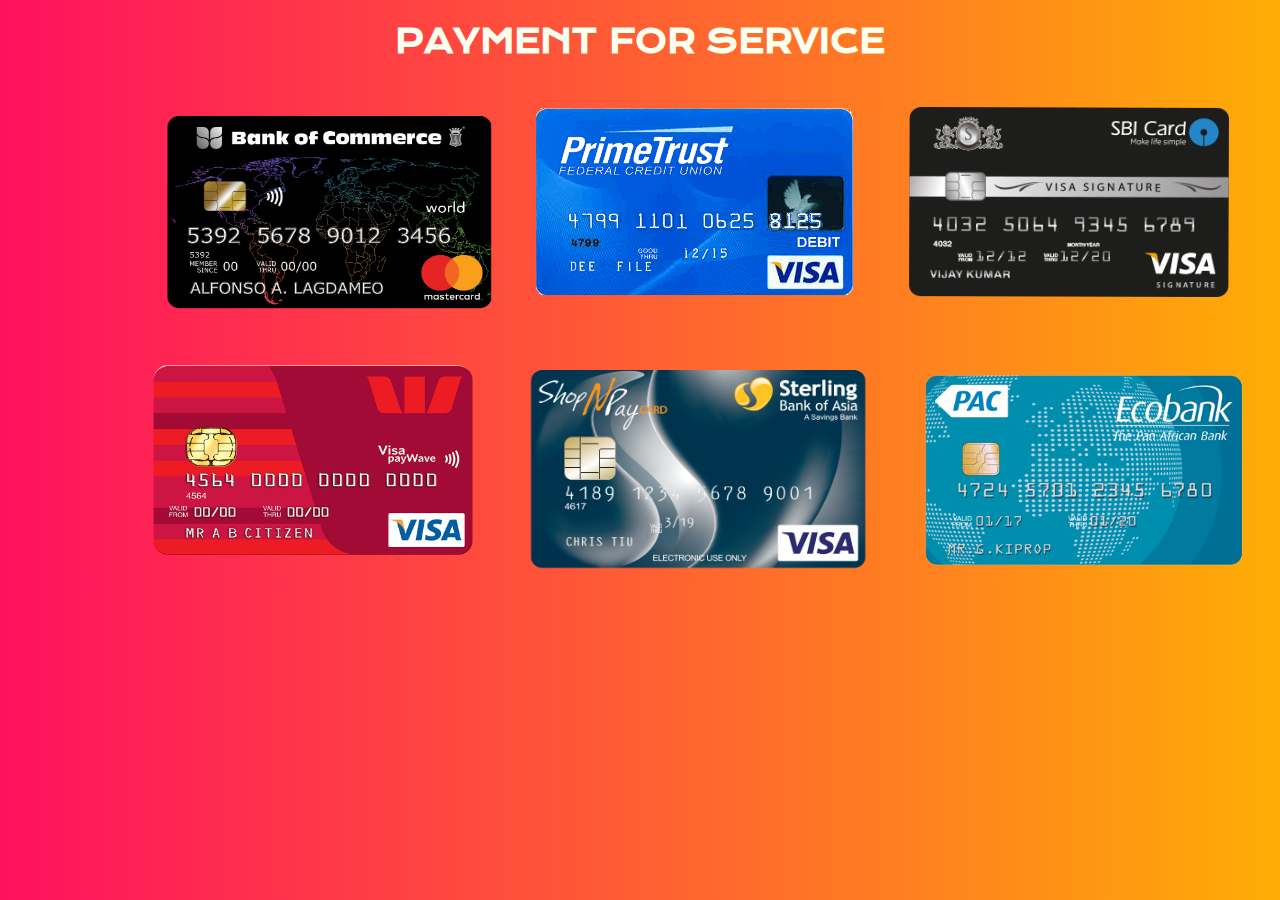
<file: card.html>
<!DOCTYPE html>
<html lang="en">
<head>
   <meta charset="UTF-8">
   <meta name="viewport" content="width=device-width, initial-scale=1.0">
   <title>Service Payment</title>
   <link rel="stylesheet" href="card.css">
   <link href="https://fonts.googleapis.com/css2?family=Krona+One&display=swap" rel="stylesheet">
</head>
<body>
   <h1>Payment for service</h1>
   <table>
      <tr>
         <td><a href="payment.html"
            target="_blank"><img src="picture/bot.png" class="robi-vipe" alt=""></a></td>
        <td><a href="payment.html"
         target="_blank"><img src="picture/card.png"  class="ddd-fff"  alt=""></a></td>
         <td><a href="payment.html"
            target="_blank"><img src="picture/sub.png" alt=""></a></td>
      </tr>
   </table>
   <br>
   <table>
      <tr>
         <td><a href="payment.html"
            target="_blank"><img src="picture/cards.png"   class="ftjl"      alt=""></a></td>
         <td><a href="payment.html"
            target="_blank"><img src="picture/atm.png" class="robi-vip" alt=""></a></td>
         <td><a href="payment.html"
            target="_blank"><img src="picture/twww.png"  class="robi-vipp"   alt=""></a></td>
      </tr>
   </table>
</body>
</html>
</file>
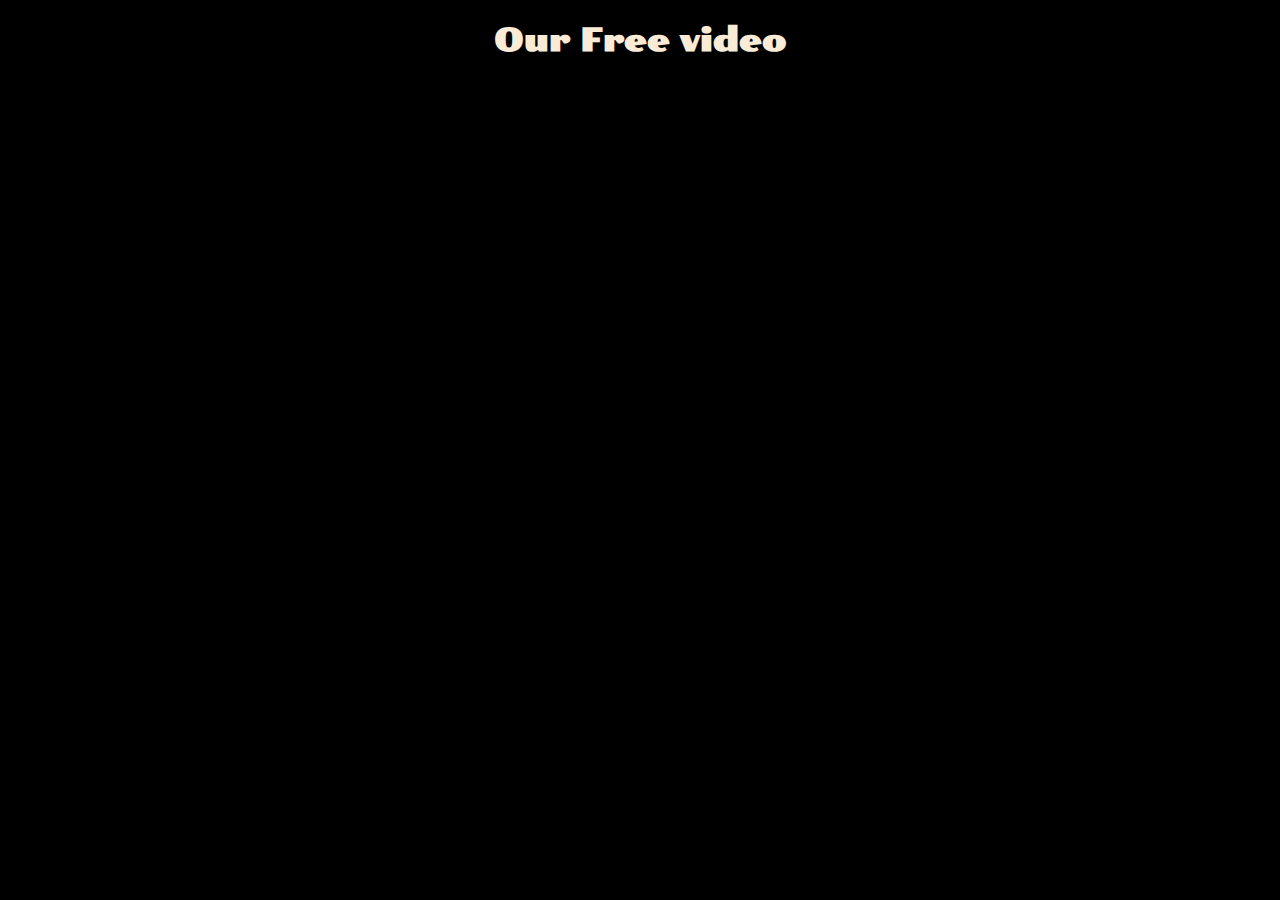
<file: free.html>
<!DOCTYPE html>
<html lang="en">
<head>
   <meta charset="UTF-8">
   <meta name="viewport" content="width=device-width, initial-scale=1.0">
   <title>Our free Service</title>
   <link rel="stylesheet" href="free.css">
   <link href="https://fonts.googleapis.com/css2?family=Poller+One&display=swap" rel="stylesheet">
</head>
<body>
   <h1>Our Free video</h1>
   <table>
      <tr>
         <td><iframe width="260" src="https://www.youtube.com/embed/n_HhXXTJHFg" frameborder="0" allow="accelerometer; autoplay; encrypted-media; gyroscope; picture-in-picture" allowfullscreen></iframe></td>
         <td><iframe width="260"  src="https://www.youtube.com/embed/n3QgYksdIRQ" frameborder="0" allow="accelerometer; autoplay; encrypted-media; gyroscope; picture-in-picture" allowfullscreen></iframe></td>
         <td><iframe width="260"  src="https://www.youtube.com/embed/mohO2yNwPww" frameborder="0" allow="accelerometer; autoplay; encrypted-media; gyroscope; picture-in-picture" allowfullscreen></iframe>></td>
         <td><iframe width="260" src="https://www.youtube.com/embed/335QE6AkRfg" frameborder="0" allow="accelerometer; autoplay; encrypted-media; gyroscope; picture-in-picture" allowfullscreen></iframe></td>
         <td><iframe width="260"  src="https://www.youtube.com/embed/oZGnzlz3EyE" frameborder="0" allow="accelerometer; autoplay; encrypted-media; gyroscope; picture-in-picture" allowfullscreen></iframe></td>
      </tr>
      <tr>
         <td><iframe width="260"  src="https://www.youtube.com/embed/lVT2V4zeYQQ" frameborder="0" allow="accelerometer; autoplay; encrypted-media; gyroscope; picture-in-picture" allowfullscreen></iframe></td>
         <td><iframe width="260"  src="https://www.youtube.com/embed/iGA4cDnjYQU" frameborder="0" allow="accelerometer; autoplay; encrypted-media; gyroscope; picture-in-picture" allowfullscreen></iframe></td>
         <td><iframe width="260"  src="https://www.youtube.com/embed/hrMUs0fb-Ao" frameborder="0" allow="accelerometer; autoplay; encrypted-media; gyroscope; picture-in-picture" allowfullscreen></iframe></td>
         <td><iframe width="260"  src="https://www.youtube.com/embed/L7msDLW67vw" frameborder="0" allow="accelerometer; autoplay; encrypted-media; gyroscope; picture-in-picture" allowfullscreen></iframe></td>
         <td><iframe width="260" src="https://www.youtube.com/embed/yenhxTQ1bLY" frameborder="0" allow="accelerometer; autoplay; encrypted-media; gyroscope; picture-in-picture" allowfullscreen></iframe></td>
         <tr>
            <td><iframe width="260"  src="https://www.youtube.com/embed/GM40xmVAalw" frameborder="0" allow="accelerometer; autoplay; encrypted-media; gyroscope; picture-in-picture" allowfullscreen></iframe></td>
            <td><iframe width="260"  src="https://www.youtube.com/embed/m5RdvTntOTk" frameborder="0" allow="accelerometer; autoplay; encrypted-media; gyroscope; picture-in-picture" allowfullscreen></iframe></td>
            <td><iframe width="260" src="https://www.youtube.com/embed/FIgFW9aVe9I" frameborder="0" allow="accelerometer; autoplay; encrypted-media; gyroscope; picture-in-picture" allowfullscreen></iframe></td>
            <td><iframe width="260"  src="https://www.youtube.com/embed/BqmNJhfaqsY" frameborder="0" allow="accelerometer; autoplay; encrypted-media; gyroscope; picture-in-picture" allowfullscreen></iframe></td>
            <td><iframe width="260" src="https://www.youtube.com/embed/_sbPKfarqog" frameborder="0" allow="accelerometer; autoplay; encrypted-media; gyroscope; picture-in-picture" allowfullscreen></iframe></td>
         </tr>
         <tr>
            <td><iframe width="260"  src="https://www.youtube.com/embed/M4yMW6nHR3g" frameborder="0" allow="accelerometer; autoplay; encrypted-media; gyroscope; picture-in-picture" allowfullscreen></iframe></td>
            <td><iframe width="260"  src="https://www.youtube.com/embed/cezsFi_522M" frameborder="0" allow="accelerometer; autoplay; encrypted-media; gyroscope; picture-in-picture" allowfullscreen></iframe></td>
            <td><iframe width="260"  src="https://www.youtube.com/embed/FbyAab-Ek3o" frameborder="0" allow="accelerometer; autoplay; encrypted-media; gyroscope; picture-in-picture" allowfullscreen></iframe></td>
            <td><iframe width="260"  src="https://www.youtube.com/embed/EZLvKF3ZS5g" frameborder="0" allow="accelerometer; autoplay; encrypted-media; gyroscope; picture-in-picture" allowfullscreen></iframe></td>
            <td><iframe width="260"  src="https://www.youtube.com/embed/OtJTLhrXdF8" frameborder="0" allow="accelerometer; autoplay; encrypted-media; gyroscope; picture-in-picture" allowfullscreen></iframe></td>
         </tr>
   </table>
</body>
</html>
</file>
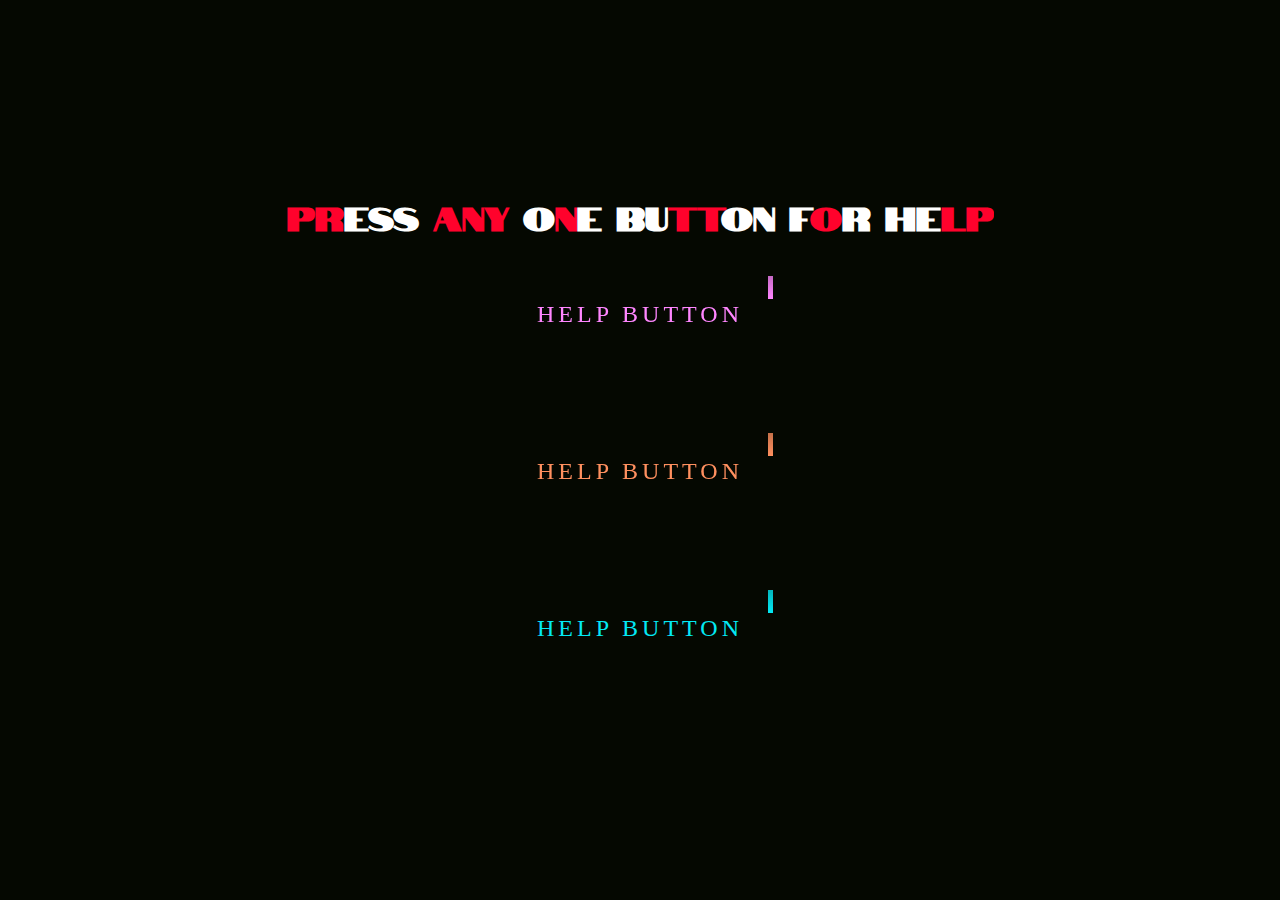
<file: help.html>
<!DOCTYPE html>
<html lang="en">
<head>
   <meta charset="UTF-8">
   <meta name="viewport" content="width=device-width, initial-scale=1.0">
   <title>Help</title>
   <link rel="stylesheet" href="help.css">
   <link href="https://fonts.googleapis.com/css2?family=Notable&display=swap" rel="stylesheet">
</head>
<body>
   
   <h1><span>pr</span>ess <span>any </span>o<span>n</span>e bu<span>tt</span>on f<span>o</span>r he<span>lp</span></h1>
   <a href="https://www.pcworld.com/article/2456460/google-docs-3-incredibly-useful-tools-for-edits-and-revisions.html#:~:text=Google%20recently%20introduced%20a%20non-destructive%2" target="_blank">
      <span></span>
      <span></span>
      <span></span>
      <span></span>
      Help Button
   </a>
   
   <a href="https://www.wordstream.com/blog/ws/2012/03/27/google-search-suggestions" target="_blank">
      <span></span>
      <span></span>
      <span></span>
      <span></span>
      Help Button
   </a>
   <a href="https://www.google.com/tools/feedback/intl/en/" target="_blank">
      <span></span>
      <span></span>
      <span></span>
      <span></span>
      help Button
   </a>

</body>
</html>
</file>
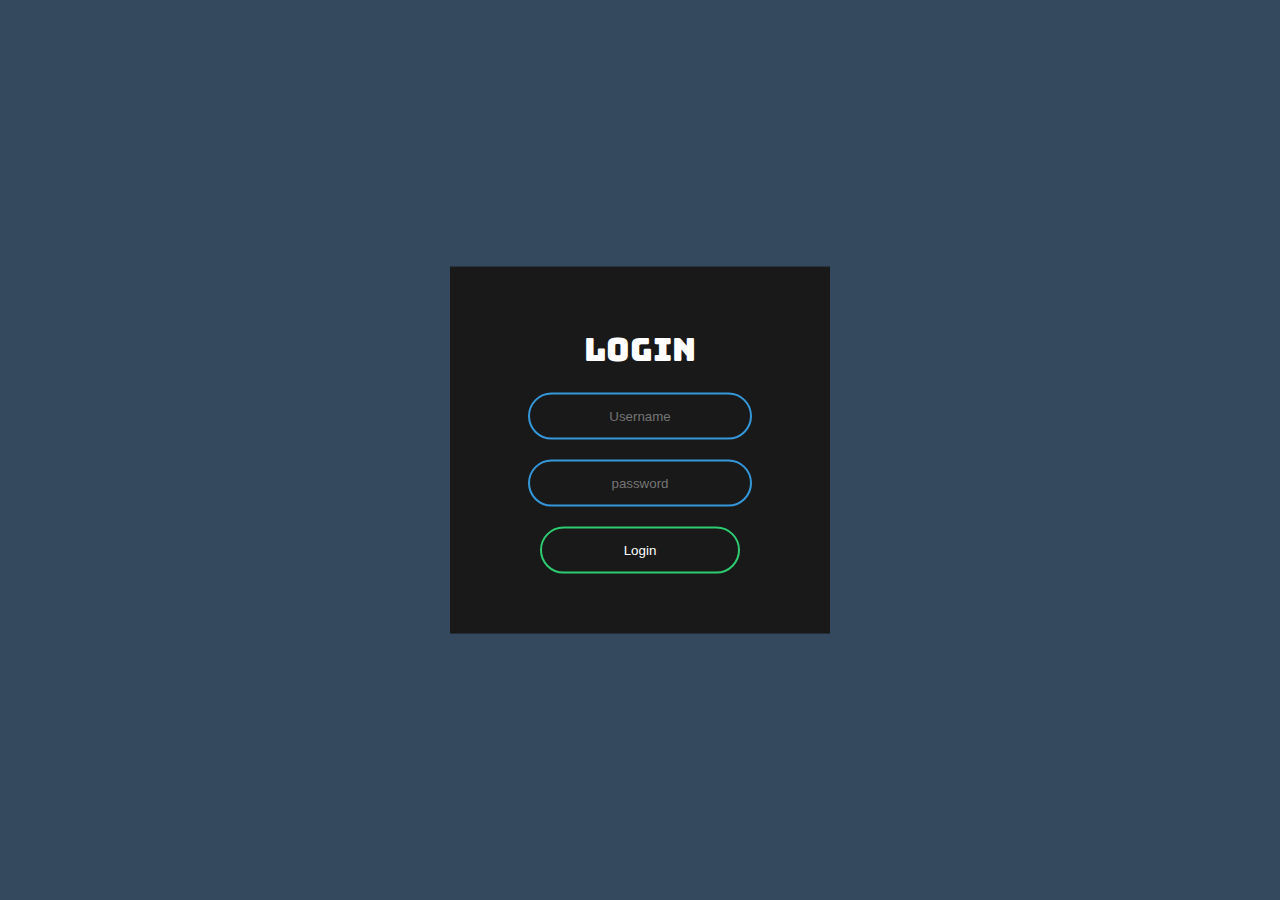
<file: login.html>
<!DOCTYPE html>
<html lang="en">
<head>
   <title>GITHUB LOGIN</title>
   <meta charset="UTF-8">
   <meta name="viewport" content="width=device-width, initial-scale=1.0">
   <link rel="stylesheet" href="login.css">
   <link href="https://fonts.googleapis.com/css2?family=Bungee&family=Righteous&display=swap" rel="stylesheet">
   <link href="https://fonts.googleapis.com/css2?family=Bungee&family=Righteous&display=swap" rel="stylesheet">
</head>
<body>
<form class="box" action="login.html" method="post">
   <h1>Login</h1>
   <input type="text" name="" placeholder="Username">
   <input type="password" name="" placeholder="password">
   <input type="submit" name="" value="Login">
</form>

</body>
</html>
</file>
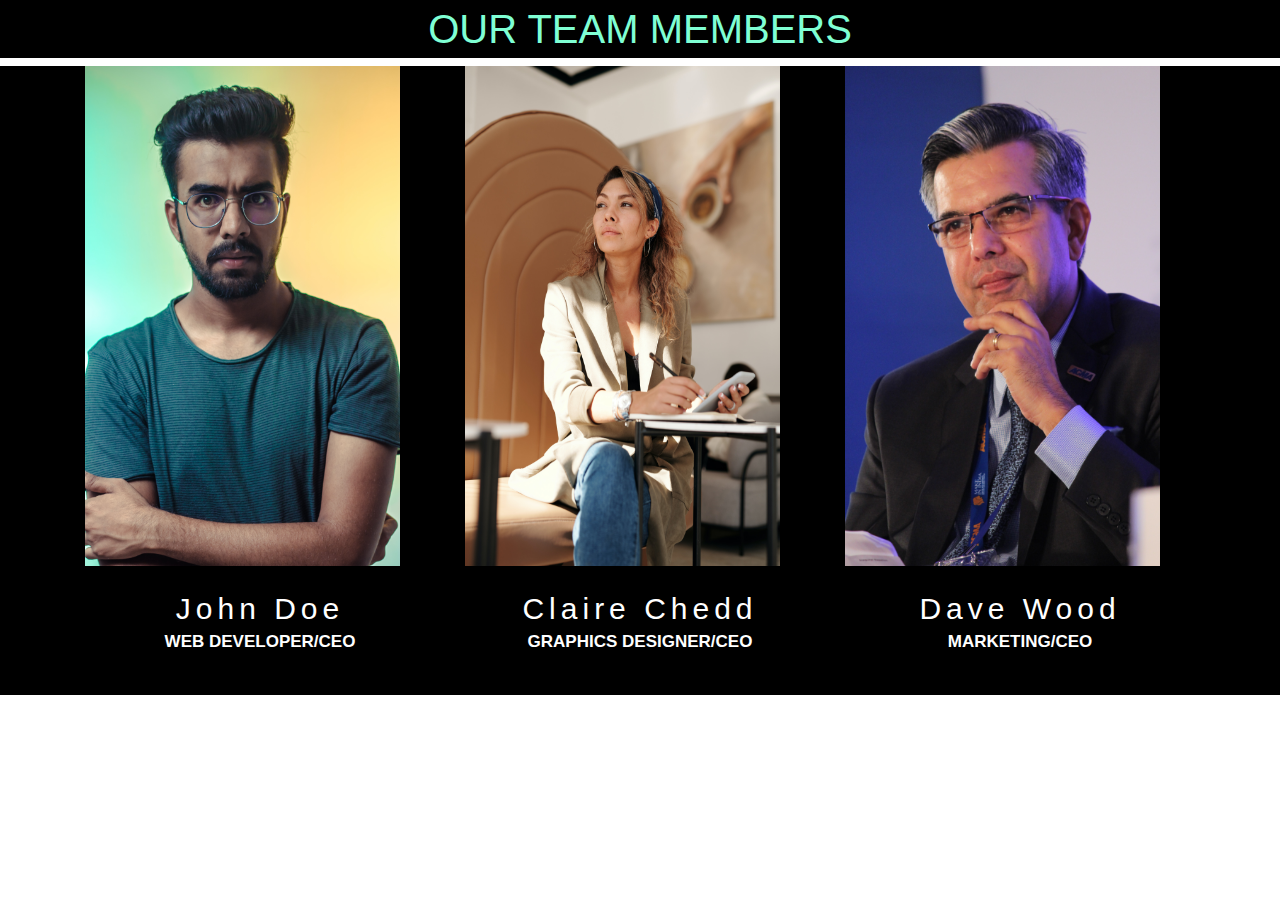
<file: members.html>
<!DOCTYPE html>
<html lang="en">
<head>
   <meta charset="UTF-8">
   <meta name="viewport" content="width=device-width, initial-scale=1.0">
   <title>Our Team Mumbers</title>
   <link rel="stylesheet" href="members.css">
   <link rel="stylesheet" href="https://stackpath.bootstrapcdn.com/font-awesome/4.7.0/css/font-awesome.min.css">
   <link rel="stylesheet" href="https://stackpath.bootstrapcdn.com/bootstrap/4.5.0/css/bootstrap.min.css">
   <link href="https://fonts.googleapis.com/css2?family=MuseoModerno&display=swap" rel="stylesheet">
</head>
<body>
 <h1>OUR TEAM MEMBERS</h1>
   <div class="team-area">
     <div class="container">
        <div class="row">
           <div class="col-md-4 col-sm-6 col-xs-12">
             <div class="single-team">
                <div class="img-area">
                 <img src="picture/ddd.jpg" width="150px"
                  class="img-responsive" alt="">
                     <div class="social">
                        <ul class="list-inline">
                           <li>
                              <a href="#">
                                 <i class="fa fa-facebook"></i>
                              </a>
                           </li>
                           <li>
                              <a href="#">
                               <i class="fa fa-twitter"></i>  
                              </a>
                           </li>
                           <li>
                              <a href="#">
                               <i class="fa fa-pinterest"></i>  
                              </a>
                           </li>
                           <li>
                              <a href="#">
                               <i class="fa fa-linkedin"></i>  
                              </a>
                           </li>
                        </ul>
                     </div>
                </div>
               <div class="img-text">
                  <h4>John Doe</h4>
                  <h5>Web Developer/CEO</h5>
               </div>
             </div>
           </div>
           <div class="col-md-4 col-sm-6 col-xs-12">
            <div class="single-team">
               <div class="img-area">
                <img src="picture/iii.jpg" width="150px"
                class="img-responsive" alt="">
                    <div class="social">
                       <ul class="list-inline">
                          <li>
                             <a href="#">
                              <i class="fa fa-facebook"></i>  
                             </a>
                          </li>
                          <li>
                             <a href="#">
                              <i class="fa fa-twitter"></i>  
                             </a>
                          </li>
                          <li>
                             <a href="#">
                              <i class="fa fa-pinterest"></i>  
                             </a>
                          </li>
                          <li>
                             <a href="#">
                              <i class="fa fa-linkedin"></i>  
                             </a>
                          </li>
                       </ul>
                    </div>
               </div>
              <div class="img-text">
                 <h4>Claire Chedd</h4>
                 <h5>Graphics Designer/CEO</h5>
              </div>
            </div>
          </div>
          <div class="col-md-4 col-sm-6 col-xs-12">
            <div class="single-team">
               <div class="img-area">
                <img src="picture/karim.jpg" width="150px"
                 class="img-responsive" alt="">
                    <div class="social">
                       <ul class="list-inline">
                          <li>
                             <a href="#">
                              <i class="fa fa-facebook"></i>  
                             </a>
                          </li>
                          <li>
                             <a href="#">
                              <i class="fa fa-twitter"></i>  
                             </a>
                          </li>
                          <li>
                             <a href="#">
                              <i class="fa fa-pinterest"></i>  
                             </a>
                          </li>
                          <li>
                             <a href="#">
                              <i class="fa fa-linkedin"></i>  
                             </a>
                          </li>
                       </ul>
                    </div>
               </div>
              <div class="img-text">
                 <h4>Dave Wood</h4>
                 <h5>Marketing/CEO</h5>
              </div>
            </div>
          </div>
        </div>
     </div>
  </div>
</body>
</html>
</file>
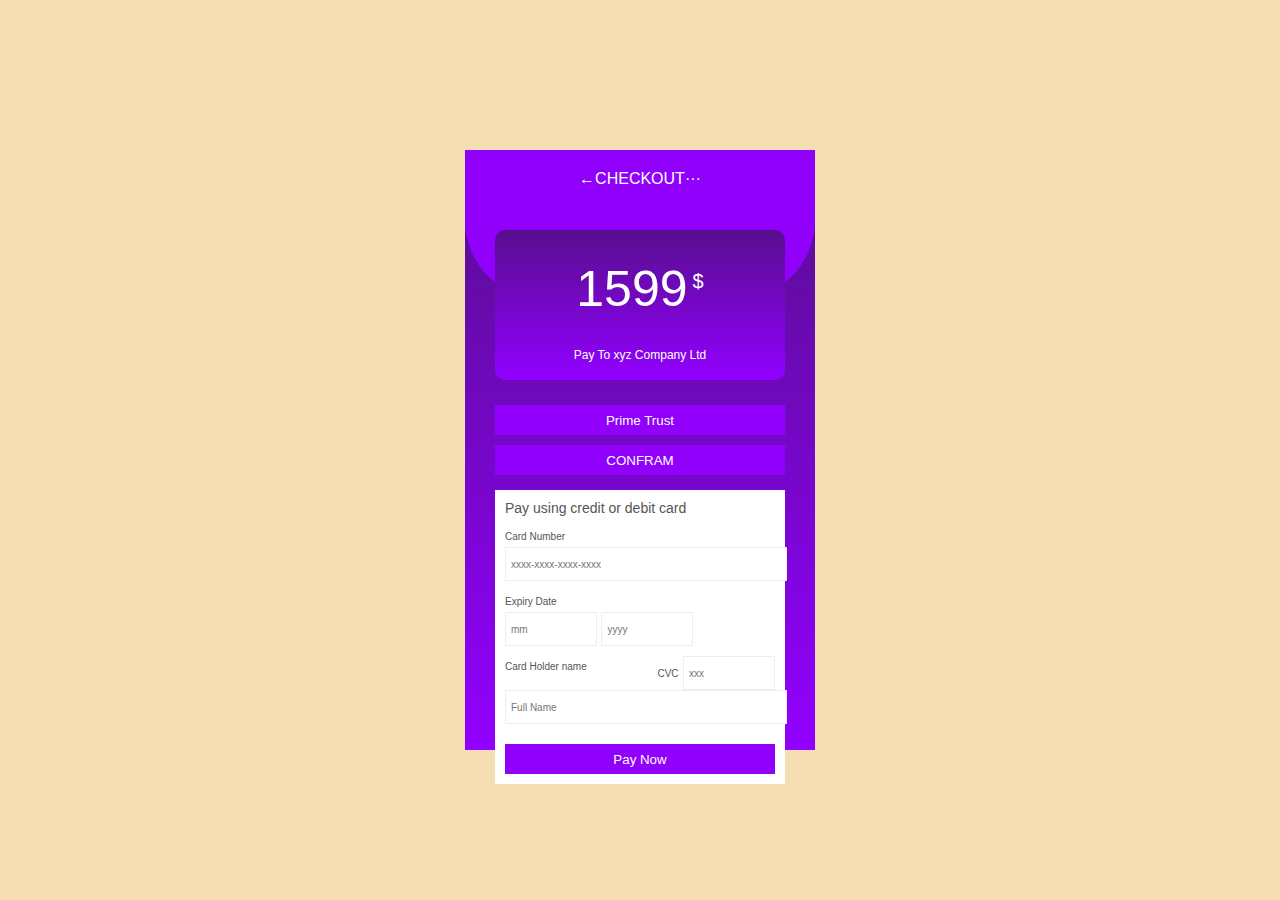
<file: payment.html>
<!DOCTYPE html>
<html lang="en">
<head>
   <meta charset="UTF-8">
   <meta name="viewport" content="width=device-width, initial-scale=1.0">
   <title>Service Payment</title>
   <link rel="stylesheet" href="payment.css">
</head>
<body>
   <div class="app-container">
       <div class="top-box">
         <p><span class="left-icon">&#x2190;</span>CHECKOUT<span class="right-icon">&#xb7;&#xb7;&#xb7;</span></p>
       </div>

       <div class="middle-box">
          <h1>1599<span>$</span></h1>
          <p>Pay To xyz Company Ltd</p>
       </div>
  
       <div class="bottom-box">
          <button type="button" class="payment-option-btn">Prime Trust</button>

          <button type="button" class="payment-option-btn">CONFRAM</button>
         
         
          <div class="card-details">
            <p>Pay using credit or debit card</p>
            <div class="card-num-field-group">
               <label>Card Number</label><br>
               <input type="text" class="card-num-field"
               placeholder="xxxx-xxxx-xxxx-xxxx">
            </div>

            <div class="date-field-group">
               <label>Expiry Date</label><br>
                <input type="text" class="date-field" placeholder="mm">

                <input type="text" class="date-field" placeholder="yyyy">
            </div>


            <div class="cvc-field-group">
               <label>CVC</label>
                <input type="password" class="cvc-field" placeholder="xxx">
            </div>

            <div class="name-field-group">
               <label>Card Holder name</label><br>
                <input type="type" class="name-field" placeholder="Full Name">
            </div>
              <a href="https://www.computerhope.com/jargon/w/website.htm"> <button type="button" class="pay-btn">Pay Now</button></a>

          </div>
         </div>
      </div>
</body>
</html>
</file>
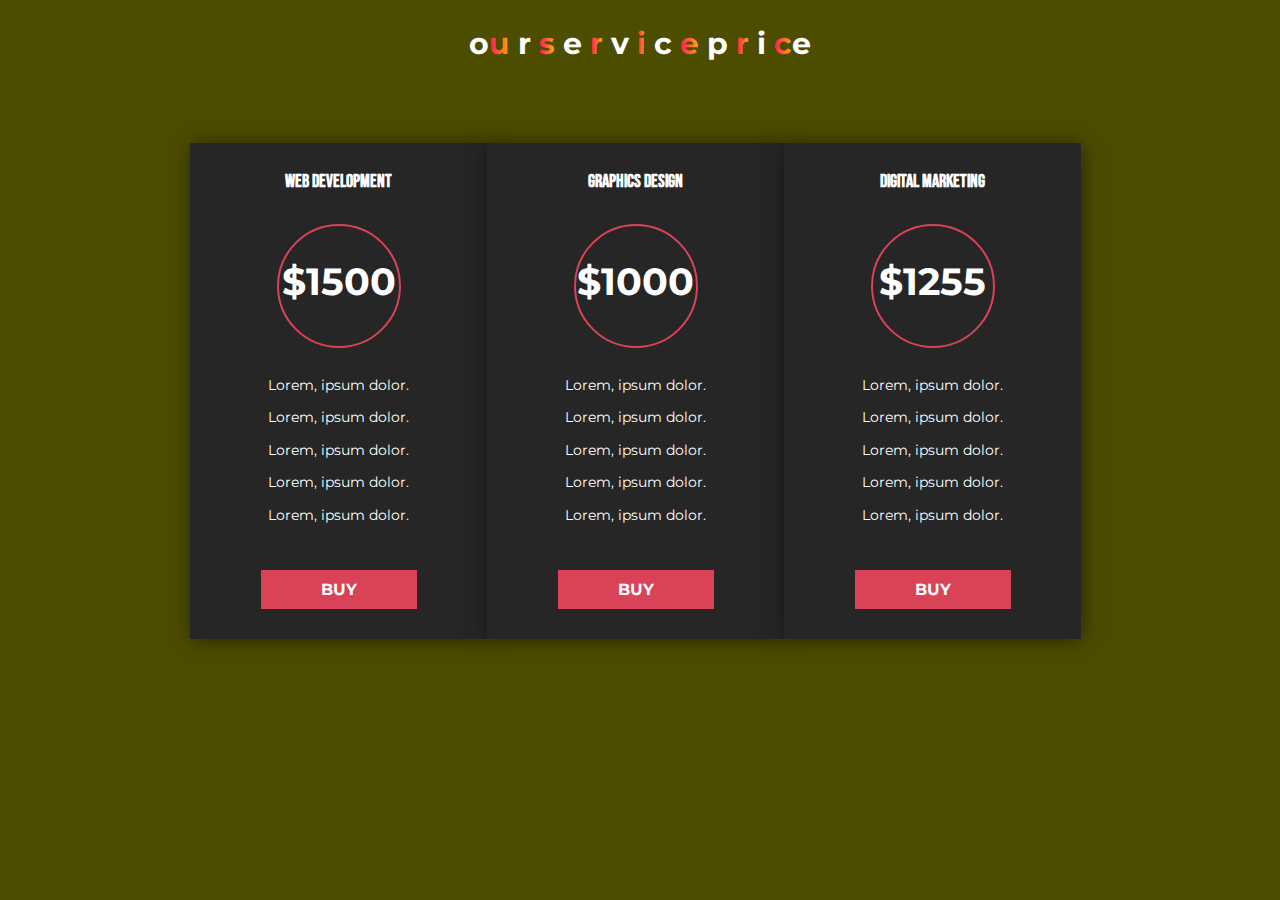
<file: price.html>
<!DOCTYPE html>
<html lang="en">
<head>
   <meta charset="UTF-8">
   <meta name="viewport" content="width=device-width, initial-scale=1.0">
   <title>Our Service Price</title>
   <link rel="stylesheet" href="price.css">
   <link href="https://fonts.googleapis.com/css2?family=Montserrat&display=swap" rel="stylesheet">
   <link href="https://fonts.googleapis.com/css2?family=Bebas+Neue&display=swap" rel="stylesheet">
</head>
<body>
   <h2>o<span>u</span> r <span>s</span> e <span>r</span> v <span>i</span> c <span>e</span> p <span>r</span> i <span>c</span>e</h2>
   <div class="wrapper">
      <div class="single-price">
        <h1>WEB DEVELOPMENT</h1> 
        <div class="price">
           <h2>$1500</h2>
        </div>
        <div class="deals">
           <h4>Lorem, ipsum dolor.</h4>
           <h4>Lorem, ipsum dolor.</h4>
           <h4>Lorem, ipsum dolor.</h4>
           <h4>Lorem, ipsum dolor.</h4>
           <h4>Lorem, ipsum dolor.</h4>
        </div>
        <a href="card.html" target="_blank">Buy</a>
      </div>
      <div class="single-price">
        <h1>GRAPHICS DESIGN</h1> 
        <div class="price">
           <h2>$1000</h2>
        </div>
        <div class="deals">
           <h4>Lorem, ipsum dolor.</h4>
           <h4>Lorem, ipsum dolor.</h4>
           <h4>Lorem, ipsum dolor.</h4>
           <h4>Lorem, ipsum dolor.</h4>
           <h4>Lorem, ipsum dolor.</h4>
        </div>
        <a href="card.html" target="_blank">Buy</a>
      </div>
      <div class="single-price">
        <h1>DIGITAL MARKETING</h1> 
        <div class="price">
           <h2>$1255</h2>
        </div>
        <div class="deals">
           <h4>Lorem, ipsum dolor.</h4>
           <h4>Lorem, ipsum dolor.</h4>
           <h4>Lorem, ipsum dolor.</h4>
           <h4>Lorem, ipsum dolor.</h4>
           <h4>Lorem, ipsum dolor.</h4>
        </div>
        <a href="card.html" target="_blank">Buy</a>
      </div>
   </div>
</body>
</html>
</file>
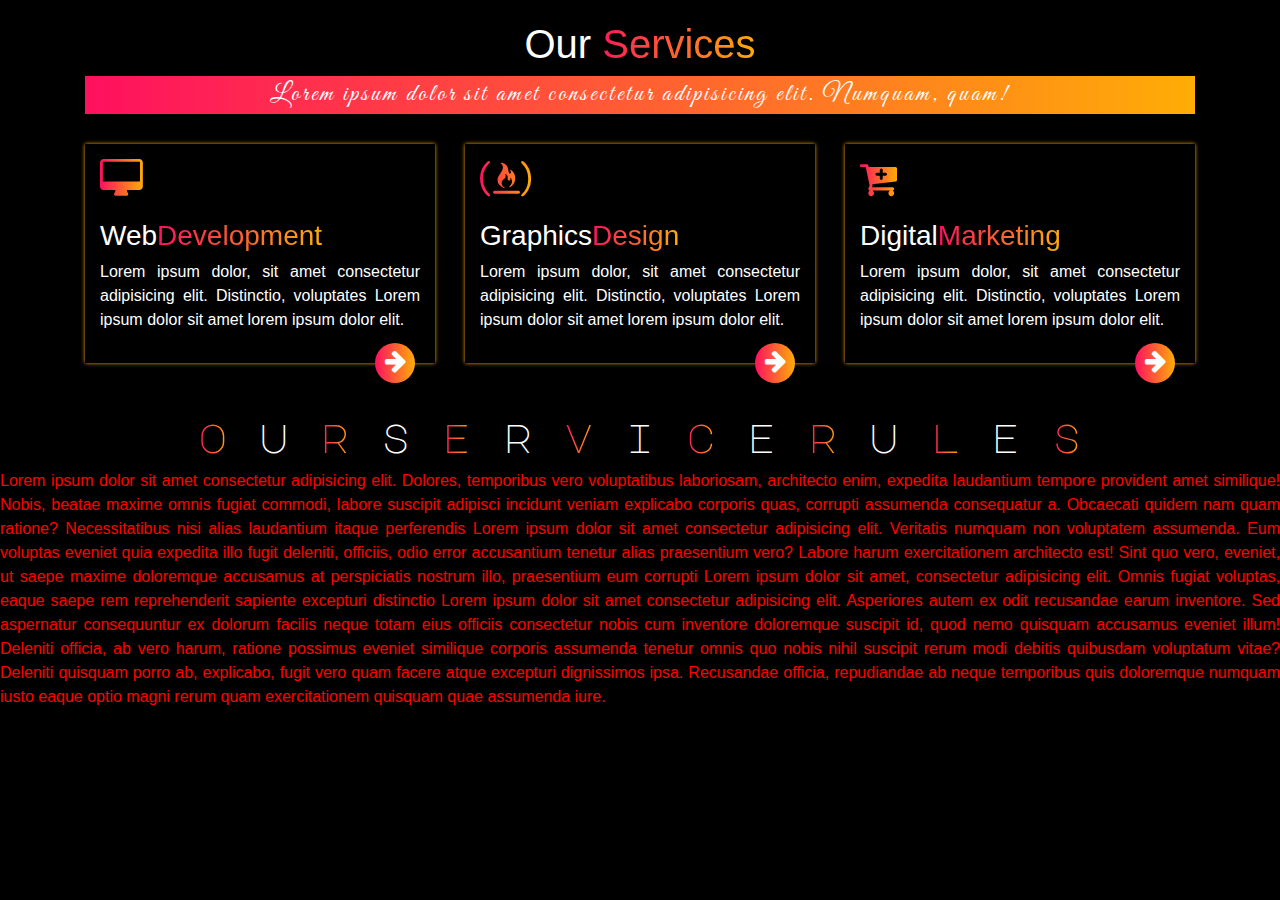
<file: service.html>
<!DOCTYPE html>
<html lang="en">
<head>
   <meta charset="UTF-8">
   <meta name="viewport" content="width=device-width, initial-scale=1.0">
   <title>OUR SERVICES</title>
   <link rel="stylesheet" href="service.css">
   <link rel="stylesheet" href="https://stackpath.bootstrapcdn.com/font-awesome/4.7.0/css/font-awesome.min.css">
   <link rel="stylesheet" href="https://stackpath.bootstrapcdn.com/bootstrap/4.5.0/css/bootstrap.min.css">
   <link href="https://fonts.googleapis.com/css2?family=MuseoModerno&display=swap" rel="stylesheet">
   <link href="https://fonts.googleapis.com/css2?family=Great+Vibes&display=swap" rel="stylesheet">
   <link href="https://fonts.googleapis.com/css2?family=Major+Mono+Display&display=swap" rel="stylesheet">
   <link href="https://stackpath.bootstrapcdn.com/font-awesome/4.7.0/css/font-awesome.min.css" rel="stylesheet" integrity="sha384-wvfXpqpZZVQGK6TAh5PVlGOfQNHSoD2xbE+QkPxCAFlNEevoEH3Sl0sibVcOQVnN" crossorigin="anonymous">
</head>
<body>
<div class="container">
   <div class="services">
    <h1>Our<span> Services</span></h1>
    <p class="Text-tot">Lorem ipsum dolor sit amet consectetur adipisicing elit. Numquam, quam!</p>  
   </div>
   <div class="row">
     <div class="col-md-4">
    <div class="service-box">
    <i class="fa fa-desktop"></i>    
      <h3>Web<span>Development</span></h3> 
      <p>Lorem ipsum dolor, sit amet consectetur adipisicing elit. Distinctio, voluptates Lorem ipsum dolor sit amet lorem ipsum dolor elit.</p>
      <a href="serviced.html" target="_blank"> <i class="fa fa-arrow-right"></i></a>
    </div> 
     </div>
    
          

          <div class="col-md-4">
            <div class="service-box">
            <i class="fa fa-free-code-camp"></i>    
            <h3>Graphics<span>Design</span></h3> 
              <p>Lorem ipsum dolor, sit amet consectetur adipisicing elit. Distinctio, voluptates Lorem ipsum dolor sit amet lorem ipsum dolor elit.</p>
              <a href="serviceq.html" target="_blank"> <i class="fa fa-arrow-right"></i></a>
            </div> 
             </div>   

            

                <div class="col-md-4">
                  <div class="service-box">
                  <i class="fa fa-cart-plus"></i>    
                    <h3>Digital<span>Marketing</span></h3> 
                    <p>Lorem ipsum dolor, sit amet consectetur adipisicing elit. Distinctio, voluptates Lorem ipsum dolor sit amet lorem ipsum dolor elit.</p>
                    <a href="servicew.html" target="_blank"> <i class="fa fa-arrow-right"></i></a>
                  </div> 
                   </div>   

   </div>
</div>
<h1 class="tuba-top"><span>o</span> u <span>r</span> s <span>e</span> r <span>v</span> i <span>c</span> e <span>r</span> u <span>l</span> e <span>s</span></h1>
<p class="light-box">Lorem ipsum dolor sit amet consectetur adipisicing elit. Dolores, temporibus vero voluptatibus laboriosam, architecto enim, expedita laudantium tempore provident amet similique! Nobis, beatae maxime omnis fugiat commodi, labore suscipit adipisci incidunt veniam explicabo corporis quas, corrupti assumenda consequatur a. Obcaecati quidem nam quam ratione? Necessitatibus nisi alias laudantium itaque perferendis Lorem ipsum dolor sit amet consectetur adipisicing elit. Veritatis numquam non voluptatem assumenda. Eum voluptas eveniet quia expedita illo fugit deleniti, officiis, odio error accusantium tenetur alias praesentium vero? Labore harum exercitationem architecto est! Sint quo vero, eveniet, ut saepe maxime doloremque accusamus at perspiciatis nostrum illo, praesentium eum corrupti Lorem ipsum dolor sit amet, consectetur adipisicing elit. Omnis fugiat voluptas, eaque saepe rem reprehenderit sapiente excepturi distinctio Lorem ipsum dolor sit amet consectetur adipisicing elit. Asperiores autem ex odit recusandae earum inventore. Sed aspernatur consequuntur ex dolorum facilis neque totam eius officiis consectetur nobis cum inventore doloremque suscipit id, quod nemo quisquam accusamus eveniet illum! Deleniti officia, ab vero harum, ratione possimus eveniet similique corporis assumenda tenetur omnis quo nobis nihil suscipit rerum modi debitis quibusdam voluptatum vitae? Deleniti quisquam porro ab, explicabo, fugit vero quam facere atque excepturi dignissimos ipsa. Recusandae officia, repudiandae ab neque temporibus quis doloremque numquam iusto eaque optio magni rerum quam exercitationem quisquam quae assumenda iure.</p>
<!--<footer class="hebi-col">
<ul>
  <li>
    <label>
      <input type="checkbox" name="">
      <div class="icon"><i class="fa fa-facebook" aria-hidden="true"></i></div>
  </label>
</li>
<li>
  <label>
    <input type="checkbox" name="">
    <div class="icon"><i class="fa fa-commenting-o" aria-hidden="true"></i></div>
</label>
</li>
<li>
  <label>
    <input type="checkbox" name="">
    <div class="icon"><i class="fa fa-twitter" aria-hidden="true"></i></div>
</label>
</li>
<li>
  <label>
    <input type="checkbox" name="">
    <div class="icon"><i class="fa fa-instagram" aria-hidden="true"></i></div>
</label>
</li>
<li>
  <label>
    <input type="checkbox" name="">
    <div class="icon"><i class="fa fa-linkedin-square" aria-hidden="true"></i></div>
</label>
</li>
</ul>
</footer>-->
</body>
</html>
</file>
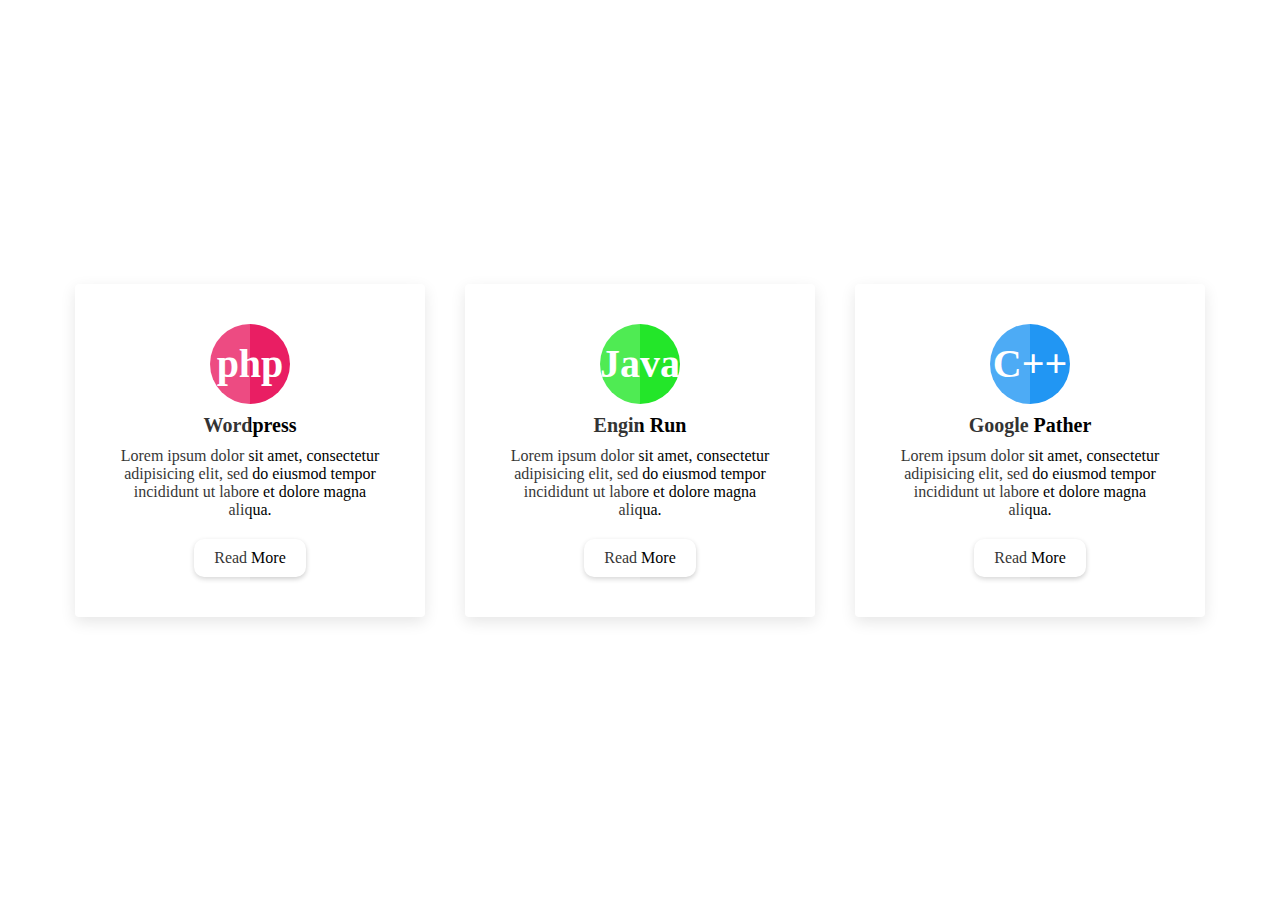
<file: serviced.html>
<!DOCTYPE html>
<html lang="en">
<head>
   <meta charset="UTF-8">
   <meta name="viewport" content="width=device-width, initial-scale=1.0">
   <title>Web Develop Releative Service</title>
   <link rel="stylesheet" href="serviced.css">
</head>
<body>
   
   <div class="container">
      <div class="box">
         <div class="icon">php</div>
         <div class="content">
            <h3>Wordpress</h3>
            <p>Lorem ipsum dolor sit amet, consectetur adipisicing elit, sed do eiusmod tempor incididunt ut labore et dolore magna aliqua.</p>
            <a href="https://smallbusiness.yahoo.com/wordpress?utm_medium=yproperty&utm_source=searchdd&utm_campaign=wb&utm_content=nonbrand" target="_blank">Read More</a>
         </div>
      </div>

      <div class="box">
         <div class="icon">Java</div>
         <div class="content">
            <h3>Engin Run</h3>
            <p>Lorem ipsum dolor sit amet, consectetur adipisicing elit, sed do eiusmod tempor incididunt ut labore et dolore magna aliqua.</p>
            <a href="https://www.programiz.com/java-programming" target="_blank">Read More</a>
         </div>
      </div>

      <div class="box">
         <div class="icon">C++</div>
         <div class="content">
            <h3>Google Pather</h3>
            <p>Lorem ipsum dolor sit amet, consectetur adipisicing elit, sed do eiusmod tempor incididunt ut labore et dolore magna aliqua.</p>
         <a href="https://www.cprogramming.com/" target="_blank">Read More</a>
         </div>
      </div>


  


</div>
</body>
</html>
</file>
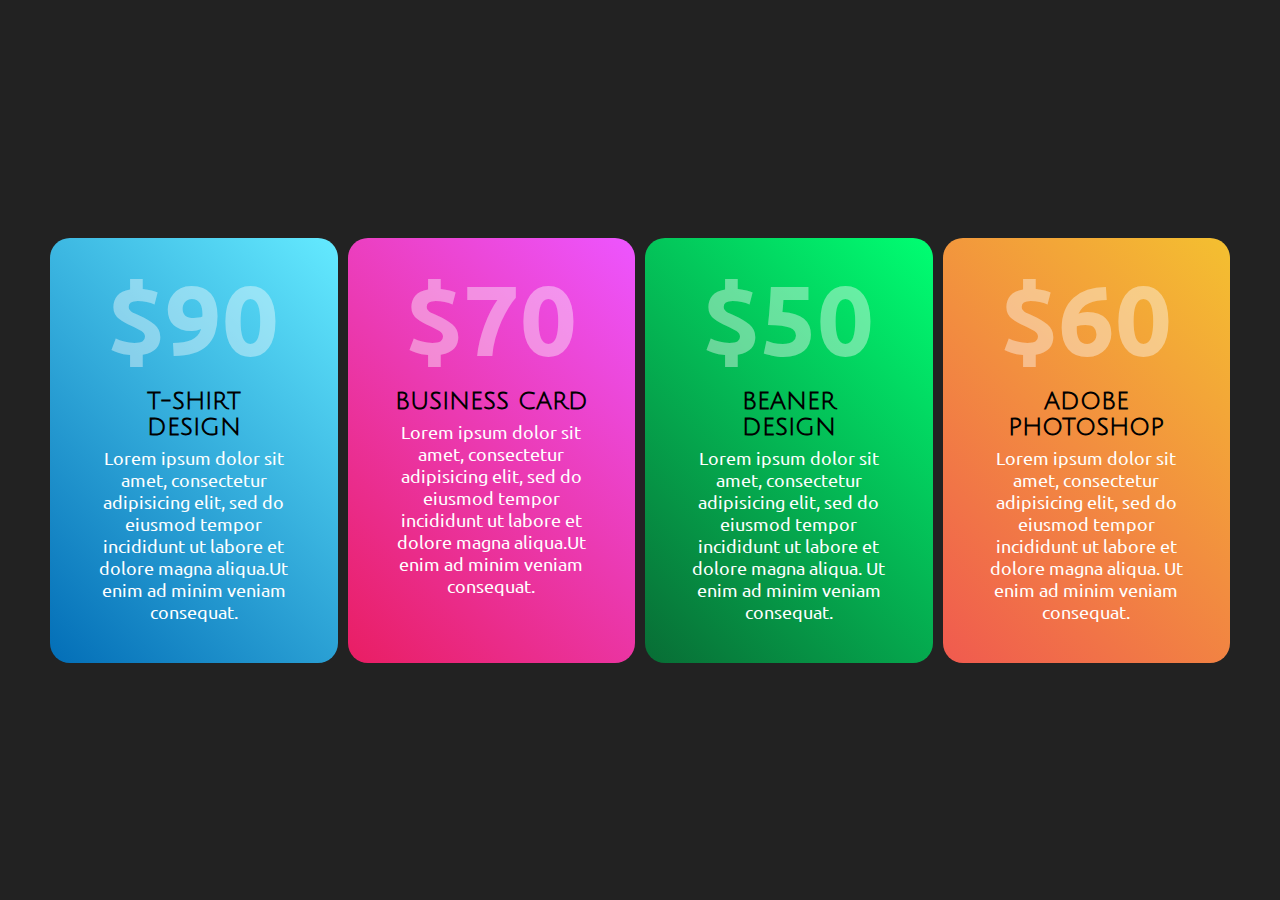
<file: serviceq.html>
<!DOCTYPE html>
<html lang="en">
<head>
   <meta charset="UTF-8">
   <meta name="viewport" content="width=device-width, initial-scale=1.0">
   <title>Graphis Releative Service</title>
   <link rel="stylesheet" href="serviceq.css">
   <link href="https://fonts.googleapis.com/css2?family=Julius+Sans+One&display=swap" rel="stylesheet">
  </head>
<body>
   <div class="container">
     <div class="box">
        <h2>$90</h2>
        <h3>T-Shirt Design</h3>
        <p>Lorem ipsum dolor sit amet, consectetur adipisicing elit, sed do eiusmod tempor incididunt ut labore et dolore magna aliqua.Ut enim ad minim veniam consequat.</p>
     </div>
     
     <div class="box">
         <h2>$70</h2>
         <h3>Business Card</h3>
         <p>Lorem ipsum dolor sit amet, consectetur adipisicing elit, sed do eiusmod tempor incididunt ut labore et dolore magna aliqua.Ut enim ad minim veniam consequat.</p>
      </div> 
      
      <div class="box">
         <h2>$50</h2>
         <h3>Beaner Design</h3>
         <p>Lorem ipsum dolor sit amet, consectetur adipisicing elit, sed do eiusmod tempor incididunt ut labore et dolore magna aliqua. Ut enim ad minim veniam consequat.</p>
      </div> 


      <div class="box">
         <h2>$60</h2>
         <h3>Adobe Photoshop</h3>
         <p>Lorem ipsum dolor sit amet, consectetur adipisicing elit, sed do eiusmod tempor incididunt ut labore et dolore magna aliqua. Ut enim ad minim veniam consequat.</p>
      </div> 



   </div>
</body>
</html>
</file>
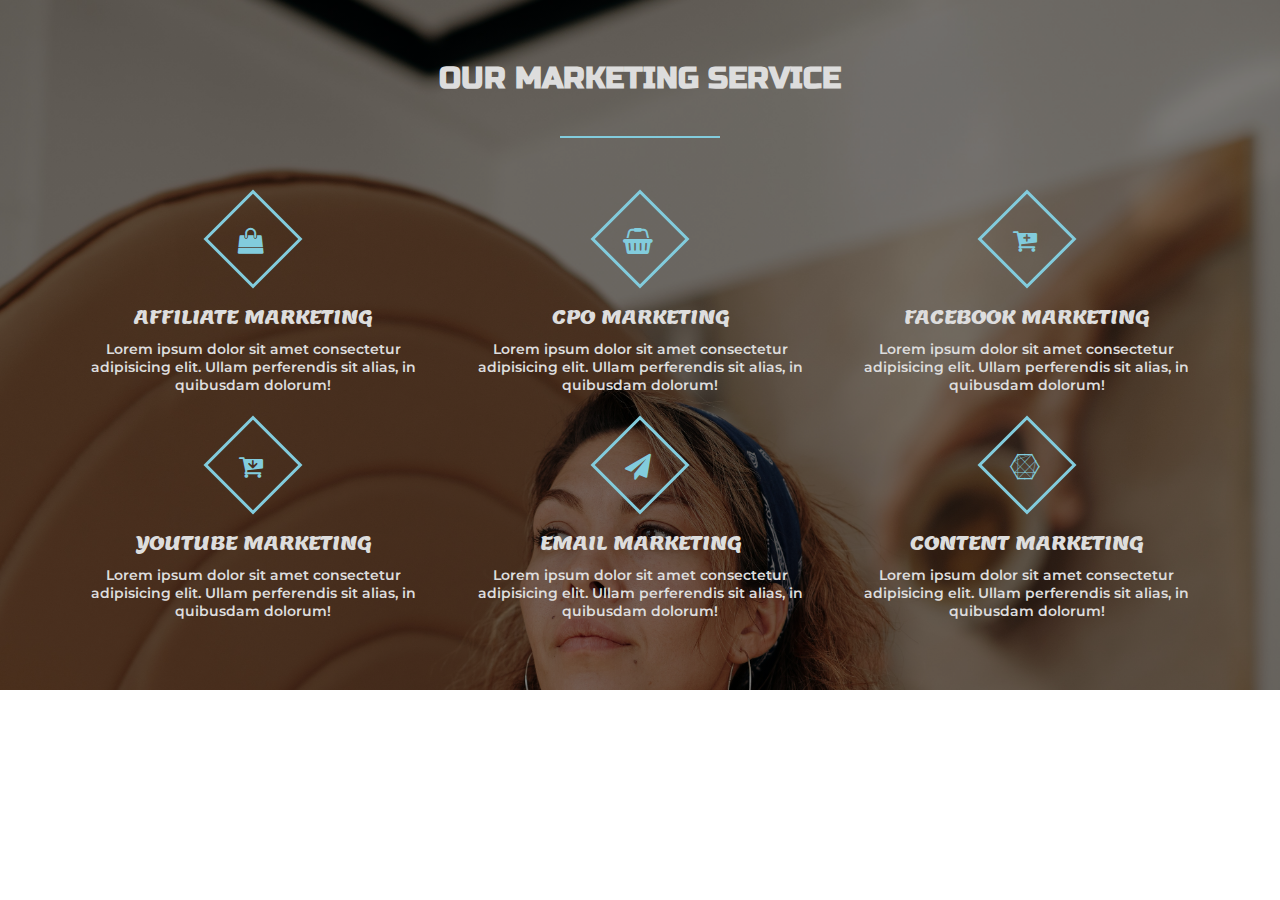
<file: servicew.html>
<!DOCTYPE html>
<html lang="en">
<head>
   <meta charset="UTF-8">
   <meta name="viewport" content="width=device-width, initial-scale=1.0">
   <title>Marketing Reletive Services</title>
   <link rel="stylesheet" href="servicew.css">
  <link rel="stylesheet" href="https://stackpath.bootstrapcdn.com/font-awesome/4.7.0/css/font-awesome.min.css">
  <link href="https://fonts.googleapis.com/css2?family=Montserrat&display=swap" rel="stylesheet">
  <link href="https://fonts.googleapis.com/css2?family=Russo+One&display=swap" rel="stylesheet">
  <link href="https://fonts.googleapis.com/css2?family=Lemon&display=swap" rel="stylesheet">
</head>
<body>
   <div class="services-section">
      <div class="inner-width">
         <h1 class="section-title">Our Marketing Service</h1>
         <div class="border"></div>
         <div class="services-container">


           <div class="service-box">
            <div class="service-icon">
             <i class="fa fa-shopping-bag"></i>
            </div>
           <div class="service-title"> Affiliate Marketing</div>
           <div class="service-desc">
            Lorem ipsum dolor sit amet consectetur adipisicing elit. Ullam perferendis sit alias, in quibusdam dolorum!  
           </div>
         </div> 
         
         <div class="service-box">
            <div class="service-icon">
             <i class="fa fa-shopping-basket"></i>
            </div>
           <div class="service-title">Cpo Marketing</div>
           <div class="service-desc">
            Lorem ipsum dolor sit amet consectetur adipisicing elit. Ullam perferendis sit alias, in quibusdam dolorum!  
           </div>
         </div> 
      
         <div class="service-box">
            <div class="service-icon">
             <i class="fa fa-cart-plus"></i>
            </div>
           <div class="service-title">Facebook Marketing</div>
           <div class="service-desc">
            Lorem ipsum dolor sit amet consectetur adipisicing elit. Ullam perferendis sit alias, in quibusdam dolorum!  
           </div>
         </div> 

         <div class="service-box">
            <div class="service-icon">
             <i class="fa fa-cart-arrow-down"></i>
            </div>
           <div class="service-title">Youtube Marketing</div>
           <div class="service-desc">
            Lorem ipsum dolor sit amet consectetur adipisicing elit. Ullam perferendis sit alias, in quibusdam dolorum!  
           </div>
         </div> 

         <div class="service-box">
            <div class="service-icon">
             <i class="fa fa-paper-plane"></i>
            </div>
           <div class="service-title">Email Marketing</div>
           <div class="service-desc">
            Lorem ipsum dolor sit amet consectetur adipisicing elit. Ullam perferendis sit alias, in quibusdam dolorum!  
           </div>
         </div> 

         <div class="service-box">
            <div class="service-icon">
             <i class="fa fa-connectdevelop"></i>
            </div>
           <div class="service-title">Content Marketing</div>
           <div class="service-desc">
            Lorem ipsum dolor sit amet consectetur adipisicing elit. Ullam perferendis sit alias, in quibusdam dolorum!  
           </div>
         </div> 

      </div>
      </div>
   </div>
</body>
</html>
</file>
<file: card.css>
body{
    margin: 0;
    padding: 0;
    background: linear-gradient(to right, #ff105f, #ffad06);
    -webkit-background-clip:text ;
    color:transparent;
 }
table{
   text-align: center;
   align-items: center;
   margin-left: 150px;
}
td{
   text-align: justify;
}
img{
   width: 320px;
   height: 190px;
   text-align: center;
}
h1{
   font-family: 'Krona One', sans-serif;
   text-align: center;
   text-transform: uppercase;
   color: ivory;
}
.ftjl{
   margin-right: 50px;
}
.ddd-fff{
   margin-right: 50px;
}
.robi-vipe{
   width: 343px;
   height: 210px;
   padding-right:30px ;
   padding-left: 5px;
  margin-left: 0px;
   margin-right: 0px;
   margin-top: 20px;
}
.robi-vip{
   width: 343px;
   height: 210px;
  padding-right: 50px;
   margin-right: 0px;
   margin-left: 0px;
   margin-top: 20px;
}
.robi-vipp{
   margin-top: 20px;
}
.webky{
   margin-right: 20px;
}
</file>
<file: free.css>
body{
   background: #000;
   margin: 0;
   padding: 0;
}
h1{
   text-align: center;
   color: antiquewhite;
   font-family: 'Poller One', cursive;
   font-weight: 800;
}
</file>
<file: help.css>
*
{
   margin: 0;
   padding: 0;
   box-sizing: border-box;
}
body
{
   display: flex;
   justify-content: center;
   align-items: center;
   min-height: 100vh;
   flex-direction: column;
   background: #050801;
}
a
{
   position: relative;
   display: inline-block;
   padding: 25px 30px;
   margin: 40px 0;
   color: #03e9f4;
   font-size: 24px;
   text-decoration: none;
   text-transform: uppercase;
  overflow: hidden;
  transition: 0.5s;
  letter-spacing: 4px;
   -webkit-box-ref1ect: be1ow 1px linear-gradient(transparent,#0005);
}
a:nth-child(1)
{
   filter: hue-rotate(180deg);
}
a:nth-child(2)
{
   filter: hue-rotate(110deg);
}
a:nth-child(3)
{
   filter: hue-rotate(190deg);
}
a:hover
{
   background: #03e9f4;
   color: #050801;
   box-shadow: 0 0 5px #03e9f4,
                0 0 25px #03e9f4,
                0 0 50px #03e9f4,
                0 0 200px #03e9f4;
}
a span
{
   position: absolute;
   display: block;
}
a span:nth-child(1)
{
   top:0;
   left:-100%;
   width: 100%;
   height: 2px;
   background: linear-gradient(90deg,transparent,#03e9f4);
  animation: animate1 1s linear infinite;
}
@keyframes animate1
{
   0%
   {
      left: -100%;
   }
   50%,100%
   {
      left: 100%;
   }
}
a span:nth-child(2)
{
   top:-100%;
   right:0 ;
   width: 2%;
   height: 100px;
   background: linear-gradient(180deg,transparent,#03e9f4);
  animation: animate2 1s linear infinite;
  animation-delay: 0.25s;
}
@keyframes animate2
{
   0%
   {
      top: -100%;
   }
   50%,100%
   {
      top: 100%;
   }
}
a span:nth-child(3)
{
   bottom: 0;
   right:-100%;
   width: 100%;
   height: 2px;
   background: linear-gradient(270deg,transparent,#03e9f4);
  animation: animate3 1s linear infinite;
  animation-delay: 0.5s;
}
@keyframes animate3
{
   0%
   {
      right: -100%;
   }
   50%,100%
   {
      right: 100%;
   }
}

a span:nth-child(4)
{
   bottom: -100%;
   left:0;
   width: 2px;
   height: 100%;
   background: linear-gradient(360deg,transparent,#03e9f4);
  animation: animate4 1s linear infinite;
  animation-delay: 0.75s;
}
@keyframes animate4
{
   0%
   {
      bottom: -100%;
   }
   50%,100%
   {
      bottom: 100%;
   }
}
h1{
   text-transform: uppercase;
   text-align: center;
   font-family: 'Notable', sans-serif;
   position: relative;
   margin: 0;
   font-weight: 900;
   color: #fff;
   z-index: 1;
   overflow: hidden;
}
/*h1:before{
   content: '';
   position: absolute;
   left:110;
   width: 120%;
   height: 100%;
   background: linear-gradient(90deg,transparent 0%, #000 5%, #000 100%);
   animation: animate 5.5s linear forwards;
}
@keyframes animate
{
   0%
   {
      left:110;
   }
}*/
h1  span{
   color: #ff022c;
}
</file>
<file: login.css>
body{
   margin: 0;
   padding: 0;
   font-family: sans-serif;
   background: #34495e;;
}
.box h1{
   color: #fff;
   text-transform: uppercase;
   font-weight: 500;
}
.box{
   font-family: 'Bungee', cursive;
   width: 300px;
   padding: 40px;
   position: absolute;
   top: 50%;
   left: 50%;
   transform: translate(-50%, -50%);
   background: #191919;
   text-align: center;
}
.box input[type="text"], .box input[type="password"]{
   border: 0;
   background: none;
   display: block;
   margin: 20px auto;
   text-align: center;
   border: 2px solid #3498db;
   padding: 14px 10px;
   width: 200px;
   outline: none;
   border-radius: 24px;
   transition: 0.25s;
   color: #fff;

}
.box input[type="text"]:focus, .box input[type="password"]:focus{
   width: 280px;
   border-color: #2ecc71;
   
}
.box input[type="submit"]{
   border: 0;
   background: none;
   display: block;
   margin: 20px auto;
   text-align: center;
   border: 2px solid #2ecc71 ;
   padding: 14px 40px;
   width: 200px;
   outline: none;
   border-radius: 24px;
   transition: 0.25s;
   cursor: pointer;
   color: #fff;
   
}
.box input[type="submit"]:hover{
   background: #2ecc71;
}
</file>
<file: members.css>
.team-area{
   
   background-color: black;
}
.single-team{
   background-color: #000;
   margin-bottom: 10px;
}
.single-team:hover .social{
   cursor: pointer;
   opacity: 1;
   transform: rotateY(0deg) scale(1, 1);
}
.img-area{
   overflow: hidden;
   position: relative;
}
.img-area img{
   width: 90%;
   height: 500px;
}
.img-area:hover img{
   transform: scale(1.2);
}
.img-area img{
   transition: all 0.4s ease 0s;
}
@media (max-width:768){
   .img-area img{
      display: inline-block;
   }
}
.img-area .social{
   background-color: rgba(0,0,0,0.7);
   position: absolute;
   text-align: center;
   height: 100%;
   width: 100%;
   left: 0;
   top: 0;
   opacity: 0;
   transition: .5s;
   transform: rotateY(180deg) scale(0.5, 0.5);
}
.img-area .social ul{
   text-align: center;
   position: relative;
   top:175px;
}
.img-area .social ul li a
{
   border: 1px solid #fff;
   color:#fff;
   display: block;
   font-size: 20px;
   height: 40px;
   width: 40px;
   line-height: 40px;
   text-align: center;
}
.img-area .social ul li a:hover{
   background-color: #fff;
   color: #000;
   border: 1px solid transparent;
}
.img-text{
   padding: 25px;
   color: #fff;
   text-align: center;
}
.img-text h4{
   margin: 0 0 5px;
   font-size: 30px;
   font-family: Verdana, Geneva, Tahoma, sans-serif;
   letter-spacing:5px ;
}
.img-text h5{
   
   font-size: 17px;
   text-transform: uppercase;
   font-weight:bold ;
}
h1{
   text-align: center;
   color: aquamarine;
  background: black;
  padding: 5px;
  margin-bottom: 20px;
}
</file>
<file: payment.css>
*{
   margin: 0;
   padding: 0;
}
body{
   font-family: sans-serif ;
   margin: 0;
   padding: 0;
   background: wheat;
  
}
.app-container{
   height: 600px;
   width: 350px;
   background-image: linear-gradient(#580e8f,#9200ff);
   top: 50%;
   left: 50%;
   transform: translate(-50%, -50%);
   position: absolute;
}
.top-box{
   height: 150px;
   background-color: #9100fb;
   border-bottom-left-radius:80px ;
   border-bottom-right-radius:80px ;
}
.top-box p{
   text-align: center;
   padding-top:20px ;
   color: #fff;
}
.middle-box{
   height: 150px;
   background-image: linear-gradient(#580e8f,#9200ff);
   margin: -70px 30px 20px;
   color:#fff ;
   text-align: center;
   font-size: 12px;
   border-radius:10px ;
}
.middle-box h1{
   padding-top: 30px;
   padding-bottom: 30px;
   font-size: 50px;
   font-weight: normal;
}
.middle-box h1 span{
   font-size: 20px;
   margin-left: 5px;
   bottom: 18px;
   position: relative;
}
.payment-option-btn{
   color: #fff;
   margin: 5px 30px;
   height: 30px;
   width: 290px;
   background-color: #9100fb;
   border: none;
   cursor: pointer;
}
.card-details{
   background: #fff;
   color: #555;
   margin: 10px 30px;
   padding: 10px;
}
.card-details p{
   font-size: 14px;
}
.card-details label{
   font-size: 10px;
   line-height: 20px;
}
.card-num-field-group{
   margin-top: 10px;
}
.date-field-group{
   margin-top: 10px;
   display: inline-block;
}
.cvc-field-group{
   margin-top: 10px;
   display: inline-block;
   float: right;
}
.name-field-group{
   margin-top: 10px;
}
.card-num-field, .name-field{
   width: 270px;  
}
.date-field, .cvc-field{
   width: 80px;
}
.card-details input
{
   border: 1px solid #eee;
   height: 22px;
   padding: 5px;
   font-size: 10px;
}
/*.card-details input::placeholder
{
   color:rgba(0,0,0,0.5);
}*/
.pay-btn{
   width: 270px;
   color: #fff;
   margin-top: 20px;
   height: 30px;
   background-color: #9100fb;
   border: none;
   cursor: pointer;
}
</file>
<file: price.css>
body{
	font-family: 'Montserrat', sans-serif;
	background: #4d4d00;
}
.wrapper{
	width: 900px;
	margin: 5% auto;
}
.single-price{
	width: 33%;
	background: #262626;
	float: left;
	margin-top: 2%;
	box-shadow: 1px 1px 20px rgba(0,0,0,0.5);
	text-align: center;
	transition: 0.9s;
}
.price{
	width: 120px;
	height: 120px;
	border-radius: 50%;
	border: 2px solid #da4357;
	margin: 5% auto 0 auto;
	text-align: center;
}
.deals{
	margin-top: 10%;
}
.single-price h1{
	font-family: 'Bebas Neue', cursive;
	font-size: 18px;
	color: #fff;
	line-height: 3;
	text-transform: uppercase;
}
.price h2{
	font-size:38px ;
	color: #fff;
}
.deals h4{
	font-size: 14px;
	font-weight: normal;
	text-align: center;
	color: #fff;
	line-height: 1;
}
.single-price:hover{
	background: #da4357;
	color: #fff;
	box-shadow: 0 0 15px rgba(0,0,0,1);
	transform: scale(1.1);
	z-index: 1;
	border-radius: 25px;
}
.single-price:hover .price{
	border-color: #fff;
}
.single-price a{
	text-decoration: none;
	background: #da4357;
	color: #fff;
	padding: 10px 60px;
	display: inline-block;
	margin: 10% auto;
	text-transform: uppercase;
	font-weight:bold ;
}
.single-price:hover a{
	background:#262626 ;
	color:#fff ;
}
h2{
	text-align: center;
	color:#fff;
	font-size: 30px;
}
span{
   background:linear-gradient(to right, #ff105f, #ffad06);
   -webkit-background-clip:text ;
   color:transparent;
</file>
<file: service.css>
*{
   margin: 0;
   padding: 0;
}
body{
   background: #000!important;
   color:#fff!important;
}
.services{
   margin-top: 20px;
   margin-bottom: 30px;
}
.service-box{
   box-shadow: 0 0 4px 0 #ffa709;
   padding: 15px;
   position: relative;
}
.fa{
   font-size:40px!important ;
   margin-bottom: 20px;
   background:linear-gradient(to right, #ff105f, #ffad06);
   -webkit-background-clip:text ;
   color:transparent;
}
p{
   text-align: justify;
}
a{
   width: 40px;
   height: 40px;
   border-radius: 50%;
   display: block;
   text-align: center;
   position: absolute;
   bottom: -20px;
   right:20px ;
   background:linear-gradient(to right, #ff105f, #ffad06);
}
span{
   background:linear-gradient(to right, #ff105f, #ffad06);
   -webkit-background-clip:text ;
   color:transparent;
}
a .fa{
   color: white;
   font-size: 25px!important;
   padding-top: 6px;
}  
h1{
   text-align: center;

}
.services .Text-tot{
   font-family: 'Great Vibes', cursive;
   text-align: center;
   letter-spacing: 3px;
   font-size: 25px;
   background:linear-gradient(to right, #ff105f, #ffad06);
}
.tuba-top{
  
   text-align: center;
   margin-top: 50px;
   font-family: 'Major Mono Display', monospace;
   word-spacing: 1px;
}
.light-box
{
  text-align: justify; 
  color:red;
}
/**{
 margin: 0;  
 padding: 0;
 box-sizing: border-box;
}
.hebi-col
{
   margin-top: 25px;
   display: flex;
   justify-content: center;
   align-items: center;
   min-height: 60vh;
   background: #18191f;
}
ul
{
   position: relative;
   display: flex;
}
ul li
{
   list-style: none;
}
ul li label
{
   position: relative;
}
ul li label input[ type="checkbox"]
{
   position: absolute;
   opacity: 0;
   cursor: pointer;
}
ul li label .icon
{
   position: relative;
   width: 80px;
   height: 80px;
   background: #18191f;
   color: #555;
   font-size: 24px;
   display: flex;
   justify-content: center;
   align-items: center;
   cursor: pointer;
   margin: 0 10px;
   border-radius:10px ;
   overflow: hidden;
box-shadow: -1px -1px 4px rgba(255,255,255,0.05),
            4px 4px 6px rgba(0,0,0,0.2),
   inset  -1px -1px 4px rgba(255,255,255,0.05),
      inset 1px 1px 1px rgba(0,0,0,0.2);           

}
ul li label .icon::before
{
   content: '';
   position: absolute;
   top: 2px;
   left: 2px;
   width: calc(100% - 5px);
   height: calc(50% - 2px);
   border-top-left-radius: 8px;
   border-bottom-right-radius: 8px;
   background: rgba(255,255,255,0.05);
}
ul li label input[ type="checkbox"]:checked ~ .icon
{
 box-shadow: inset  0px 0px 2px rgba(255,255,255,0.05),
             inset 4px 4px 6px rgba(0,0,0,0.2);           
}
ul li label input[ type="checkbox"]:checked ~ .icon .fa
{
   color: #00f3ff;
   text-shadow: 0 0 15px #00f3ff,
                0 0 25px #00f3ff;
   animation: animate 5s linear infinite;
}
@keyframes animate
{
   0%
   {
      filter: hue-rotate(0deg) ;
   }
   100%
   {
      filter: hue-rotate(360deg) ;
   }
}*/
</file>
<file: serviced.css>
body
{
   margin: 0;
   padding: 0;
   display: flex;
   justify-content: center;
   align-items: center;
   min-height: 100vh;
}
.container
{
   display: flex;
   flex-wrap: wrap;
   justify-content: space-between;
}
.container .box
{
   position: relative;
   width: 350px;
   padding: 40px;
   background: #fff;
   box-shadow: 0 5px 15px rgba(0,0,0,0.1);
   border-radius: 4px;
   margin: 20px;
   box-sizing:border-box ;
   overflow: hidden;
   text-align: center;

}
.container .box:before
{
   content: '';
   width: 50%;
   height: 100%;
   position: absolute;
   top: 0;
   left: 0;
   background: rgba(255,255,255,.2);
   z-index: 2;
   pointer-events: none;
}
.container .box .icon
{
   position: relative;
   width: 80px;
   height: 80px;
   color:#fff;
   background: #000;
   display: flex;
   justify-content: center;
   align-items: center;
   margin: 0 auto;
   border-radius: 50%;
   font-size: 40px;
   font-weight: 700;
   transition: 1s;
}
.container .box:nth-child(1) .icon
{
   box-shadow: 0 0 0 0 #e91e63;
   background: #e91e63;
}
.container .box:nth-child(1):hover .icon
{
   box-shadow: 0 0 0 400px #e91e63;
   
}
.container .box:nth-child(2) .icon
{
   box-shadow: 0 0 0 0 #23e629;
   background: #23e629;
}
.container .box:nth-child(2):hover .icon
{
   box-shadow: 0 0 0 400px #23e629;
   
}
.container .box:nth-child(3) .icon
{
   box-shadow: 0 0 0 0 #2196f3;
   background: #2196f3;
}
.container .box:nth-child(3):hover .icon
{
   box-shadow: 0 0 0 400px #2196f3;
   
}
.container .box .content
{
   position: relative;
   z-index: 1;
   transition: 0.5s;
}
.container .box:hover .content
{
  color: #fff; 
}
.container .box .content h3
{
   font-size: 20px;
   margin: 10px 0;
   padding: 0;
}
.container .box .content p
{
   margin: 0;
   padding: 0;
}
a
{
   display: inline-block;
   padding: 10px 20px;
   background: #fff;
   border-radius: 10px;
   text-decoration: none;
   color: black;
   font-weight: 500;
   margin-top: 20px;
   box-shadow: 0 2px 5px rgba(0,0,0,.2);
}
</file>
<file: serviceq.css>
@import url('https://fonts.googleapis.com/css2?family=Ubuntu&display=swap');
body
{
   margin:0;
   padding: 0;
   display: flex;
   justify-content: center;
   align-items: center;
   min-height: 100vh;
   background: #222;
   font-family: 'Ubuntu', sans-serif; 
}
.container
{
   width: 1200px;
   height: auto;
   margin: 0 auto;
   display: grid;
   grid-template-columns: repeat(auto-fit, minmax(280px, 1fr)) ;
   grid-gap: 10px;
   padding: 10px;
   box-sizing: border-box;
}
.container .box
{
   position: relative;
   background: #fff;
   padding: 20px 40px 40px;
   text-align: center;
   overflow: hidden;
   border-radius: 20px;
}
.container .box:nth-child(1)
{
   background: linear-gradient(45deg,#036eb7,#64eaff);
}
.container .box:nth-child(2)
{
   background: linear-gradient(45deg,#E91E63,#ed55ff);
}
.container .box:nth-child(3)
{
   background: linear-gradient(45deg,#086d35,#00ff72);
}
.container .box:nth-child(4)
{
   background: linear-gradient(45deg,#f05a4f,#f4c030);
}
.container .box h2
{
   position: relative;
   margin: 0;
   padding: 0;
   font-size: 100px;
   color: #fff;
   z-index: 1;
   opacity:0.4 ;
}
.container .box h3
{
   margin: 0;
   padding: 7px 7px;
   color:black;
   font-size: 24px;
   text-transform: uppercase;
   font-family: 'Julius Sans One', sans-serif;
}
.container .box p
{
   margin: 0;
   padding: 0;
   color: #fff;
   font-size: 18px;
   text-align: center;
   
 
}
</file>
<file: servicew.css>
*{
   margin: 0;
   padding: 0;
   font-family: 'Montserrat', sans-serif;
   box-sizing: border-box;
}
.services-section{
   background: linear-gradient(rgba(0,0,0,0.5), rgba(0,0,0,0.5)), url(picture/iii.jpg);
   background-size: cover;
   padding: 60px 0;
}
.inner-width{
   width: 100%;
   max-width: 1200px;
   margin: auto;
   padding: 0 20px;
   overflow: hidden;
}
.section-title{
   text-align: center;
   color: #ddd;
   text-transform: uppercase;
   font-size: 30px;
   font-family: 'Russo One', sans-serif;
}
.border{
   width: 160px;
   height: 2px;
   background:#82ccdd ;
   margin: 40px auto;
}
.services-container{
   display: flex;
   flex-wrap: wrap;
   justify-content: center;
}
.service-box{
   max-width: 33.33%;
   padding: 10px;
   text-align: center;
   color: #ddd;
   cursor: pointer;
}
.service-icon{
   display: inline-block;
   width: 70px;
   height: 70px;
   border: 3px solid #82ccdd;
   color:#82ccdd;
   transform: rotate(45deg);
   margin-bottom: 30px;
   margin-top: 16px;
   transition:0.3s linear ;
}
.service-icon i{
   line-height: 70px;
   transform: rotate(-45deg);
   font-size: 26px;
}
.service-box:hover .service-icon{
   background: #82ccdd;
   color:#ddd;
}
.service-title{
   font-size: 20px;
   text-transform: uppercase;
   margin-bottom: 10px;
   font-family: 'Lemon', cursive;
}
.service-desc{
   font-size: 14px;
   font-weight: 600;
}
@media screen and (max-width:960px){
   .service-box{
      max-width: 45%;
   }
}

@media screen and (max-width:768px){
   .service-box{
      max-width: 50%;
   }
}

@media screen and (max-width:480px){
   .service-box{
      max-width: 100%;
   }
}
</file>
